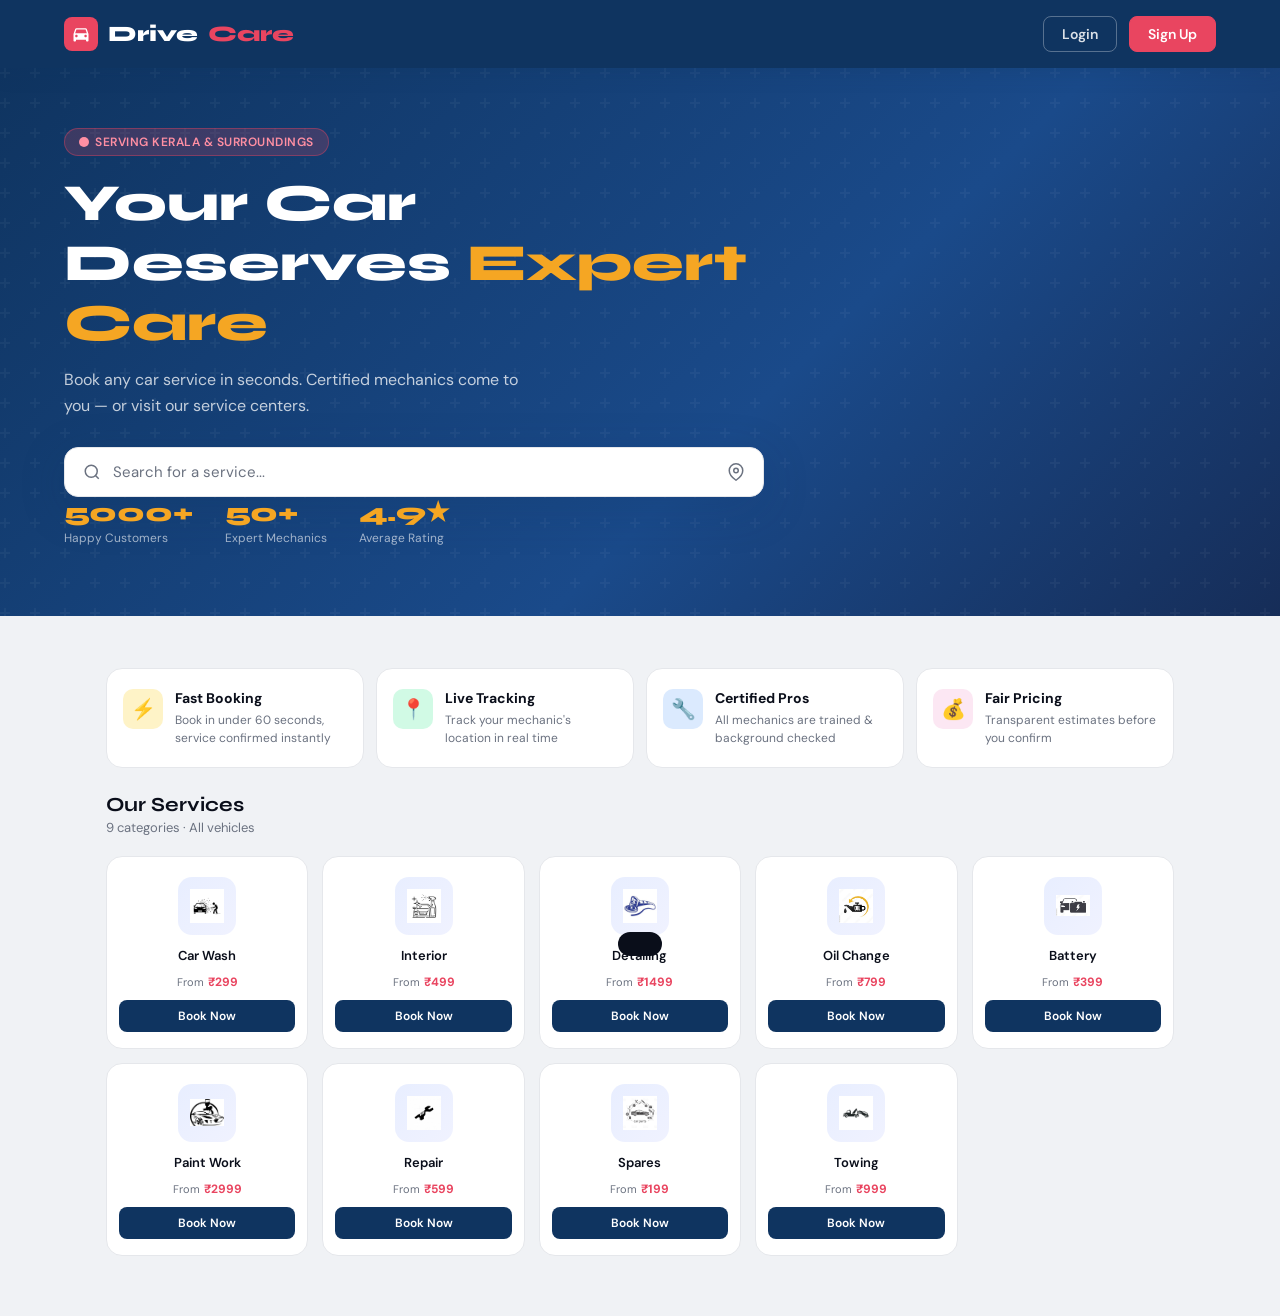
<file: index.html>
<!DOCTYPE html>
<html lang="en">
<head>
  <meta charset="UTF-8">
  <meta name="viewport" content="width=device-width, initial-scale=1.0, maximum-scale=1.0, user-scalable=no">
  <title>DriveCare — Complete Car Care</title>
  <link rel="stylesheet" href="style.css">
</head>
<body>

<nav class="navbar">
  <div class="logo">
    <div class="logo-icon">
      <svg viewBox="0 0 24 24" xmlns="http://www.w3.org/2000/svg">
        <path d="M18.92 6.01C18.72 5.42 18.16 5 17.5 5h-11c-.66 0-1.21.42-1.42 1.01L3 12v8c0 .55.45 1 1 1h1c.55 0 1-.45 1-1v-1h12v1c0 .55.45 1 1 1h1c.55 0 1-.45 1-1v-8l-2.08-5.99zM6.5 16c-.83 0-1.5-.67-1.5-1.5S5.67 13 6.5 13s1.5.67 1.5 1.5S7.33 16 6.5 16zm11 0c-.83 0-1.5-.67-1.5-1.5s.67-1.5 1.5-1.5 1.5.67 1.5 1.5-.67 1.5-1.5 1.5zM5 11l1.5-4.5h11L19 11H5z"/>
      </svg>
    </div>
    Drive<span>Care</span>
  </div>
  <div class="nav-actions">
    <a href="login.html" class="nav-link">Login</a>
    <a href="signup.html" class="nav-link primary-btn">Sign Up</a>
  </div>
</nav>

<div class="hero">
  <div class="hero-inner">
    <div class="hero-badge">
      <svg width="10" height="10" viewBox="0 0 10 10" fill="currentColor"><circle cx="5" cy="5" r="5"/></svg>
      Serving Kerala & Surroundings
    </div>
    <h1>Your Car Deserves <em>Expert Care</em></h1>
    <p>Book any car service in seconds. Certified mechanics come to you — or visit our service centers.</p>
    <div class="search-bar-wrap" onclick="focusSearch()">
      <svg width="18" height="18" viewBox="0 0 24 24" fill="none" stroke="currentColor" stroke-width="2"><circle cx="11" cy="11" r="8"/><path d="m21 21-4.35-4.35"/></svg>
      <input type="text" id="serviceSearch" placeholder="Search for a service..." oninput="filterServices(this.value)">
      <svg width="18" height="18" viewBox="0 0 24 24" fill="none" stroke="currentColor" stroke-width="2"><path d="M21 10c0 7-9 13-9 13s-9-6-9-13a9 9 0 0 1 18 0z"/><circle cx="12" cy="10" r="3"/></svg>
    </div>
    <div class="hero-stats">
      <div class="stat"><div class="stat-num">5000+</div><div class="stat-label">Happy Customers</div></div>
      <div class="stat"><div class="stat-num">50+</div><div class="stat-label">Expert Mechanics</div></div>
      <div class="stat"><div class="stat-num">4.9★</div><div class="stat-label">Average Rating</div></div>
    </div>
  </div>
</div>

<div class="page-wrap">
  <!-- WHY CHOOSE US -->
  <div class="features-row">
    <div class="feature-card">
      <div class="feature-icon" style="background:#fef3c7;">⚡</div>
      <div>
        <h4>Fast Booking</h4>
        <p>Book in under 60 seconds, service confirmed instantly</p>
      </div>
    </div>
    <div class="feature-card">
      <div class="feature-icon" style="background:#d1fae5;">📍</div>
      <div>
        <h4>Live Tracking</h4>
        <p>Track your mechanic's location in real time</p>
      </div>
    </div>
    <div class="feature-card">
      <div class="feature-icon" style="background:#dbeafe;">🔧</div>
      <div>
        <h4>Certified Pros</h4>
        <p>All mechanics are trained & background checked</p>
      </div>
    </div>
    <div class="feature-card">
      <div class="feature-icon" style="background:#fce7f3;">💰</div>
      <div>
        <h4>Fair Pricing</h4>
        <p>Transparent estimates before you confirm</p>
      </div>
    </div>
  </div>

  <!-- SERVICES -->
  <div class="section-header">
    <div>
      <div class="section-title">Our Services</div>
      <div class="section-subtitle">9 categories · All vehicles</div>
    </div>
  </div>

  <div class="services-grid" id="servicesGrid">
    <div class="service-card" data-service="Car Wash" data-price="₹299" onclick="openBooking('Car Wash','₹299–₹799')">
      <div class="service-icon"><img src="wash.png" alt="Wash"></div>
      <h3>Car Wash</h3>
      <div class="price-tag">From <strong>₹299</strong></div>
      <button class="btn-book">Book Now</button>
    </div>
    <div class="service-card" data-service="Interior Cleaning" data-price="₹499" onclick="openBooking('Interior Cleaning','₹499–₹1499')">
      <div class="service-icon"><img src="interior.png" alt="Interior"></div>
      <h3>Interior</h3>
      <div class="price-tag">From <strong>₹499</strong></div>
      <button class="btn-book">Book Now</button>
    </div>
    <div class="service-card" data-service="Detailing" data-price="₹1499" onclick="openBooking('Detailing','₹1499–₹3999')">
      <div class="service-icon"><img src="detail.png" alt="Detailing"></div>
      <h3>Detailing</h3>
      <div class="price-tag">From <strong>₹1499</strong></div>
      <button class="btn-book">Book Now</button>
    </div>
    <div class="service-card" data-service="Oil Change" data-price="₹799" onclick="openBooking('Oil Change','₹799–₹1999')">
      <div class="service-icon"><img src="oil.png" alt="Oil"></div>
      <h3>Oil Change</h3>
      <div class="price-tag">From <strong>₹799</strong></div>
      <button class="btn-book">Book Now</button>
    </div>
    <div class="service-card" data-service="Battery Service" data-price="₹399" onclick="openBooking('Battery Service','₹399–₹2999')">
      <div class="service-icon"><img src="battery.png" alt="Battery"></div>
      <h3>Battery</h3>
      <div class="price-tag">From <strong>₹399</strong></div>
      <button class="btn-book">Book Now</button>
    </div>
    <div class="service-card" data-service="Paint Work" data-price="₹2999" onclick="openBooking('Paint Work','₹2999–₹14999')">
      <div class="service-icon"><img src="paint.png" alt="Paint"></div>
      <h3>Paint Work</h3>
      <div class="price-tag">From <strong>₹2999</strong></div>
      <button class="btn-book">Book Now</button>
    </div>
    <div class="service-card" data-service="General Repair" data-price="₹599" onclick="openBooking('General Repair','₹599–₹9999')">
      <div class="service-icon"><img src="repai.png" alt="Repair"></div>
      <h3>Repair</h3>
      <div class="price-tag">From <strong>₹599</strong></div>
      <button class="btn-book">Book Now</button>
    </div>
    <div class="service-card" data-service="Spare Parts" data-price="₹199" onclick="openBooking('Spare Parts','₹199–₹4999')">
      <div class="service-icon"><img src="spare.png" alt="Spares"></div>
      <h3>Spares</h3>
      <div class="price-tag">From <strong>₹199</strong></div>
      <button class="btn-book">Book Now</button>
    </div>
    <div class="service-card" data-service="Towing Service" data-price="₹999" onclick="openBooking('Towing Service','₹999–₹2999')">
      <div class="service-icon"><img src="tow.png" alt="Towing"></div>
      <h3>Towing</h3>
      <div class="price-tag">From <strong>₹999</strong></div>
      <button class="btn-book">Book Now</button>
    </div>
  </div>
</div>

<!-- BOOKING MODAL -->
<div class="modal-overlay" id="bookingModal" onclick="closeModalOutside(event)">
  <div class="modal-sheet">
    <div class="modal-handle"></div>
    <div class="modal-header">
      <div class="modal-title" id="modalTitle">Book Service</div>
      <button class="modal-close" onclick="closeModal()">✕</button>
    </div>
    <div class="modal-body">
      <div class="step-indicator">
        <div class="step active" id="s1"></div>
        <div class="step" id="s2"></div>
        <div class="step" id="s3"></div>
      </div>

      <!-- STEP 1: Location & Vehicle -->
      <div id="step1">
        <div class="step-label">Step 1 of 3 — Your Location & Vehicle</div>

        <div class="field-group">
          <label class="field-label">📍 Service Location</label>
          <input type="text" class="ui-input" id="bookLocation" placeholder="Enter your address or use GPS" oninput="updateEstimate()">
          <button onclick="useGPS()" style="margin-top:8px; background:none; border:1.5px solid var(--primary); color:var(--primary); padding:8px 16px; border-radius:8px; font-size:13px; font-weight:600; cursor:pointer; width:100%;">
            📡 Use My Current Location
          </button>
        </div>

        <div class="map-preview" onclick="useGPS()" id="mapPreview">
          <div class="map-preview-inner">
            <div class="map-pin-anim" style="font-size:32px;">📍</div>
            <p>Tap to detect location</p>
          </div>
        </div>

        <div class="form-row">
          <div class="field-group">
            <label class="field-label">Vehicle Number</label>
            <input type="text" class="ui-input" id="vehicleNum" placeholder="KL 07 AB 1234" style="text-transform:uppercase;" oninput="this.value=this.value.toUpperCase()">
          </div>
          <div class="field-group">
            <label class="field-label">Vehicle Type</label>
            <select class="ui-input" id="vehicleType" onchange="updateEstimate()">
              <option value="">Select type</option>
              <option value="hatch">Hatchback</option>
              <option value="sedan">Sedan</option>
              <option value="suv">SUV / MUV</option>
              <option value="luxury">Luxury Car</option>
              <option value="bike">Bike / Scooter</option>
              <option value="truck">Truck / Van</option>
            </select>
          </div>
        </div>

        <div class="form-row">
          <div class="field-group">
            <label class="field-label">Vehicle Brand</label>
            <input type="text" class="ui-input" id="vehicleBrand" placeholder="e.g. Maruti, Honda">
          </div>
          <div class="field-group">
            <label class="field-label">Model / Year</label>
            <input type="text" class="ui-input" id="vehicleModel" placeholder="e.g. Swift 2021">
          </div>
        </div>

        <button class="btn-primary" onclick="goStep(2)">Continue →</button>
      </div>

      <!-- STEP 2: Estimate & Date -->
      <div id="step2" style="display:none;">
        <div class="step-label">Step 2 of 3 — Estimate & Schedule</div>

        <div class="estimate-box">
          <div class="est-label">ESTIMATED COST</div>
          <div class="est-price" id="estimateDisplay">Calculating...</div>
          <div class="est-note" id="estimateNote">Based on vehicle type and service selected</div>
        </div>

        <div class="field-group">
          <label class="field-label">🗓 Preferred Date</label>
          <input type="date" class="ui-input" id="bookDate" min="">
        </div>
        <div class="field-group">
          <label class="field-label">⏰ Preferred Time</label>
          <select class="ui-input" id="bookTime">
            <option value="">Select time slot</option>
            <option>08:00 AM – 10:00 AM</option>
            <option>10:00 AM – 12:00 PM</option>
            <option>12:00 PM – 02:00 PM</option>
            <option>02:00 PM – 04:00 PM</option>
            <option>04:00 PM – 06:00 PM</option>
          </select>
        </div>
        <div class="field-group">
          <label class="field-label">📝 Additional Notes (optional)</label>
          <textarea class="ui-input" id="bookNotes" placeholder="Describe any specific issues or requests..." rows="3" style="resize:none;"></textarea>
        </div>

        <div style="display:flex; gap:10px;">
          <button class="btn-primary" onclick="goStep(1)" style="background:white; color:var(--primary); border:1.5px solid var(--primary);">← Back</button>
          <button class="btn-primary" onclick="goStep(3)">Review Booking →</button>
        </div>
      </div>

      <!-- STEP 3: Confirm -->
      <div id="step3" style="display:none;">
        <div class="step-label">Step 3 of 3 — Confirm Booking</div>

        <div class="card-white" style="padding:18px; margin-bottom:16px;">
          <div style="display:flex; flex-direction:column; gap:10px;">
            <div style="display:flex; justify-content:space-between; font-size:14px;">
              <span style="color:var(--muted);">Service</span>
              <strong id="confirmService">—</strong>
            </div>
            <div style="display:flex; justify-content:space-between; font-size:14px;">
              <span style="color:var(--muted);">Vehicle</span>
              <strong id="confirmVehicle">—</strong>
            </div>
            <div style="display:flex; justify-content:space-between; font-size:14px;">
              <span style="color:var(--muted);">Location</span>
              <strong id="confirmLocation" style="text-align:right; max-width:200px;">—</strong>
            </div>
            <div style="display:flex; justify-content:space-between; font-size:14px;">
              <span style="color:var(--muted);">Date & Time</span>
              <strong id="confirmDateTime">—</strong>
            </div>
            <hr style="border:none; border-top:1px solid var(--border);">
            <div style="display:flex; justify-content:space-between; font-size:16px;">
              <span style="font-weight:700;">Estimated Total</span>
              <strong style="color:var(--accent);" id="confirmTotal">—</strong>
            </div>
          </div>
        </div>

        <div style="background:#d1fae5; border-radius:10px; padding:12px 14px; font-size:13px; color:#065f46; margin-bottom:16px;">
          ✅ Final price may vary. Our mechanic will provide exact quote on arrival.
        </div>

        <div style="display:flex; gap:10px;">
          <button class="btn-primary" onclick="goStep(2)" style="background:white; color:var(--primary); border:1.5px solid var(--primary);">← Back</button>
          <button class="btn-primary" onclick="confirmBooking()">✓ Confirm Booking</button>
        </div>
      </div>
    </div>
  </div>
</div>

<div class="toast" id="toast"></div>

<script src="script.js"></script>
</body>
</html>
</file>
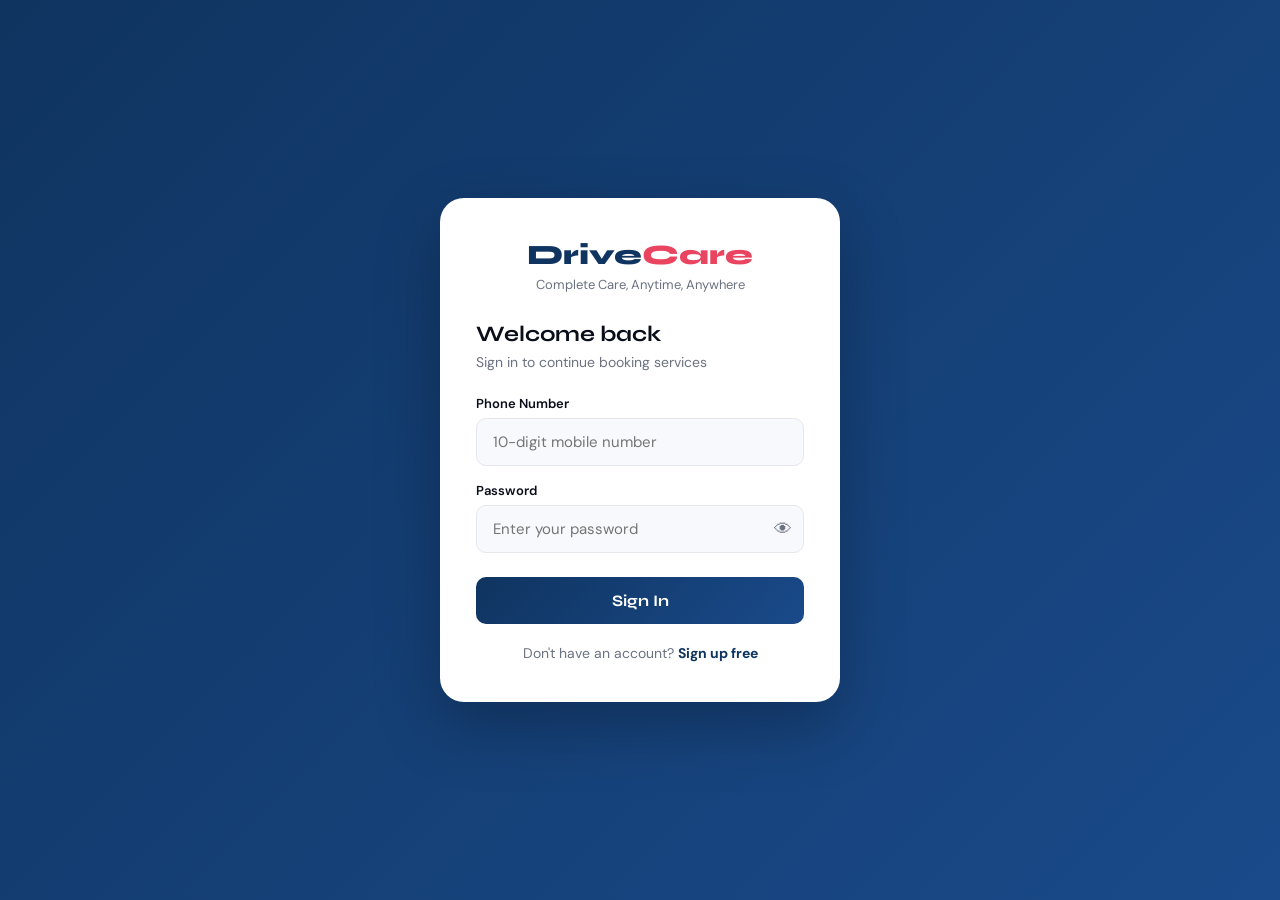
<file: admin.html>
<!DOCTYPE html>
<html lang="en">
<head>
  <meta charset="UTF-8">
  <meta name="viewport" content="width=device-width, initial-scale=1.0">
  <title>Admin Panel | DriveCare</title>
  <link rel="stylesheet" href="style.css">
</head>
<body>

<nav class="navbar">
  <div class="logo">
    <div class="logo-icon">
      <svg viewBox="0 0 24 24" xmlns="http://www.w3.org/2000/svg">
        <path d="M18.92 6.01C18.72 5.42 18.16 5 17.5 5h-11c-.66 0-1.21.42-1.42 1.01L3 12v8c0 .55.45 1 1 1h1c.55 0 1-.45 1-1v-1h12v1c0 .55.45 1 1 1h1c.55 0 1-.45 1-1v-8l-2.08-5.99zM6.5 16c-.83 0-1.5-.67-1.5-1.5S5.67 13 6.5 13s1.5.67 1.5 1.5S7.33 16 6.5 16zm11 0c-.83 0-1.5-.67-1.5-1.5s.67-1.5 1.5-1.5 1.5.67 1.5 1.5-.67 1.5-1.5 1.5zM5 11l1.5-4.5h11L19 11H5z"/>
      </svg>
    </div>
    Drive<span>Care</span> <span style="font-size:13px; color:var(--gold); margin-left:8px; background:rgba(245,166,35,0.2); padding:3px 10px; border-radius:20px;">Admin</span>
  </div>
  <button class="nav-btn-outline" onclick="logout()">Logout</button>
</nav>

<div class="page-wrap">
  <!-- ADMIN STATS -->
  <div style="display:grid; grid-template-columns:repeat(2,1fr); gap:12px; margin-bottom:24px;">
    <div class="card-white" style="padding:20px; background:linear-gradient(135deg,var(--primary),#1a4a8a); color:white; border:none;">
      <div style="font-size:28px; font-weight:800; font-family:'Syne',sans-serif;" id="adminTotal">0</div>
      <div style="font-size:13px; opacity:0.8; margin-top:4px;">Total Requests</div>
    </div>
    <div class="card-white" style="padding:20px; background:linear-gradient(135deg,#10b981,#059669); color:white; border:none;">
      <div style="font-size:28px; font-weight:800; font-family:'Syne',sans-serif;" id="adminActive">0</div>
      <div style="font-size:13px; opacity:0.8; margin-top:4px;">Active Jobs</div>
    </div>
    <div class="card-white" style="padding:20px; background:linear-gradient(135deg,#f59e0b,#d97706); color:white; border:none;">
      <div style="font-size:28px; font-weight:800; font-family:'Syne',sans-serif;" id="adminPending">0</div>
      <div style="font-size:13px; opacity:0.8; margin-top:4px;">Pending</div>
    </div>
    <div class="card-white" style="padding:20px; background:linear-gradient(135deg,#e94560,#c73850); color:white; border:none;">
      <div style="font-size:28px; font-weight:800; font-family:'Syne',sans-serif;" id="adminRevenue">₹0</div>
      <div style="font-size:13px; opacity:0.8; margin-top:4px;">Est. Revenue</div>
    </div>
  </div>

  <div class="section-header" style="margin-bottom:16px;">
    <div class="section-title">All Service Requests</div>
    <select id="adminFilter" class="ui-input" style="width:auto; padding:8px 14px; font-size:13px;" onchange="renderAdminTable()">
      <option value="all">All Status</option>
      <option value="Pending">Pending</option>
      <option value="Confirmed">Confirmed</option>
      <option value="En Route">En Route</option>
      <option value="In Progress">In Progress</option>
      <option value="Completed">Completed</option>
    </select>
  </div>

  <div class="card-white">
    <div style="overflow-x:auto;">
      <table class="admin-table" id="adminTable">
        <thead>
          <tr>
            <th>#</th>
            <th>Customer</th>
            <th>Service</th>
            <th>Vehicle</th>
            <th>Location</th>
            <th>Date</th>
            <th>Estimate</th>
            <th>Status</th>
          </tr>
        </thead>
        <tbody id="adminTableBody">
        </tbody>
      </table>
    </div>
    <div id="adminEmpty" style="display:none; padding:40px; text-align:center; color:var(--muted);">
      <div style="font-size:36px; margin-bottom:8px;">📋</div>
      <p>No service requests yet</p>
    </div>
  </div>
</div>

<div class="toast" id="toast"></div>
<script src="script.js"></script>
<script> loadAdminPanel(); </script>
</body>
</html>
</file>
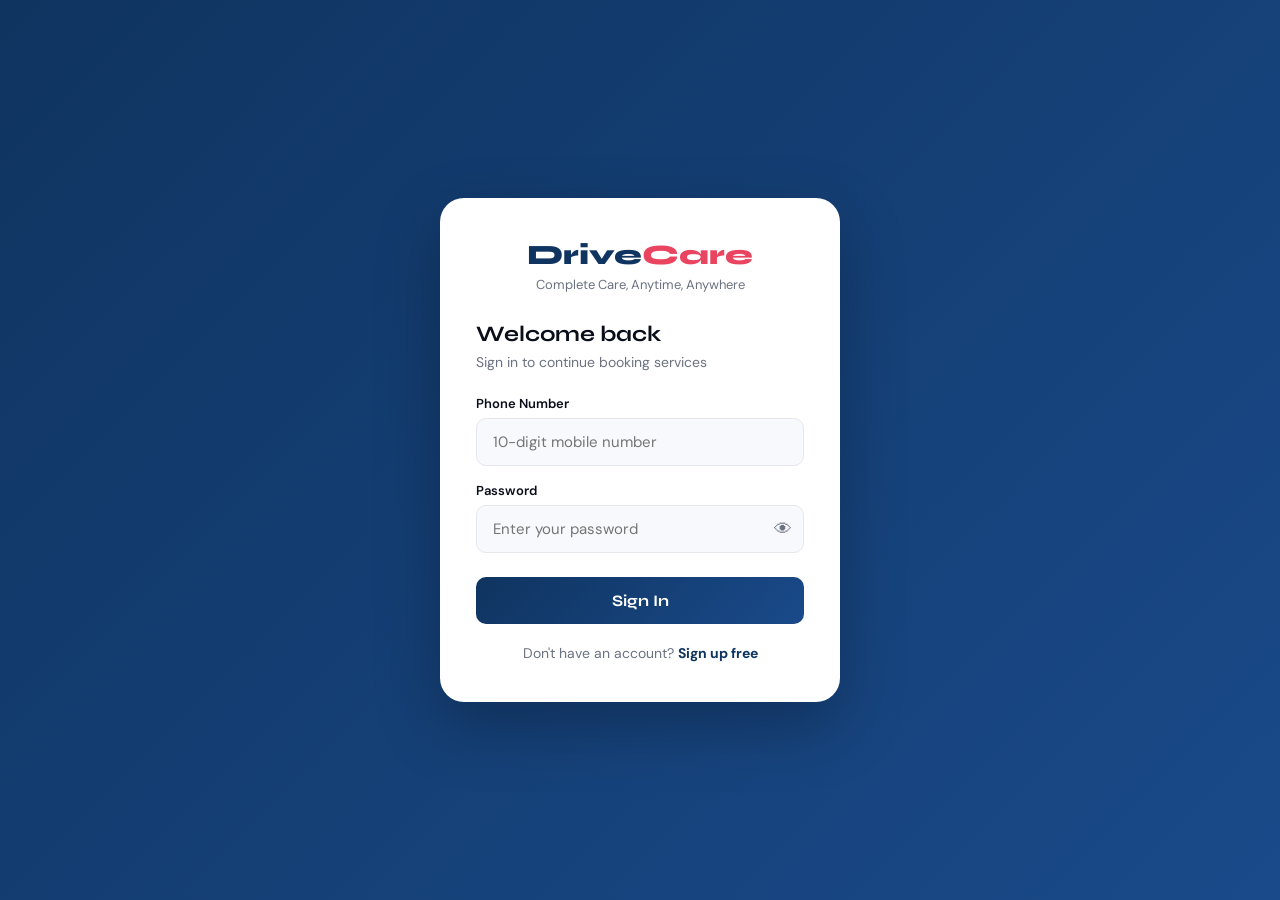
<file: dashboard.html>
<!DOCTYPE html>
<html lang="en">
<head>
  <meta charset="UTF-8">
  <meta name="viewport" content="width=device-width, initial-scale=1.0">
  <title>Dashboard | DriveCare</title>
  <link rel="stylesheet" href="style.css">
</head>
<body>

<nav class="navbar">
  <div class="logo">
    <div class="logo-icon">
      <svg viewBox="0 0 24 24" xmlns="http://www.w3.org/2000/svg">
        <path d="M18.92 6.01C18.72 5.42 18.16 5 17.5 5h-11c-.66 0-1.21.42-1.42 1.01L3 12v8c0 .55.45 1 1 1h1c.55 0 1-.45 1-1v-1h12v1c0 .55.45 1 1 1h1c.55 0 1-.45 1-1v-8l-2.08-5.99zM6.5 16c-.83 0-1.5-.67-1.5-1.5S5.67 13 6.5 13s1.5.67 1.5 1.5S7.33 16 6.5 16zm11 0c-.83 0-1.5-.67-1.5-1.5s.67-1.5 1.5-1.5 1.5.67 1.5 1.5-.67 1.5-1.5 1.5zM5 11l1.5-4.5h11L19 11H5z"/>
      </svg>
    </div>
    Drive<span>Care</span>
  </div>
  <div class="nav-actions">
    <span id="navUserName" style="color:rgba(255,255,255,0.8); font-size:14px; font-weight:600;"></span>
    <button class="nav-btn-outline" onclick="logout()">Logout</button>
  </div>
</nav>

<div class="dash-hero">
  <div class="dash-greeting">Good day! 👋</div>
  <div class="dash-name" id="dashName">Welcome back</div>
  <div class="dash-stats-row">
    <div class="dash-stat">
      <div class="num" id="totalBookings">0</div>
      <div class="lbl">Total Bookings</div>
    </div>
    <div class="dash-stat">
      <div class="num" id="activeBookings">0</div>
      <div class="lbl">Active</div>
    </div>
    <div class="dash-stat">
      <div class="num" id="completedBookings">0</div>
      <div class="lbl">Completed</div>
    </div>
  </div>
</div>

<div class="page-wrap">
  <div class="section-header" style="margin-bottom:16px;">
    <div>
      <div class="section-title">My Bookings</div>
      <div class="section-subtitle" id="bookingSubtitle">Loading...</div>
    </div>
    <a href="index.html" class="btn-add">+ New</a>
  </div>

  <div id="bookingList"></div>
</div>

<!-- TRACKING MODAL -->
<div class="modal-overlay" id="trackModal" onclick="closeTrackModalOutside(event)">
  <div class="modal-sheet">
    <div class="modal-handle"></div>
    <div class="modal-header">
      <div class="modal-title">🔴 Live Tracking</div>
      <button class="modal-close" onclick="closeTrackModal()">✕</button>
    </div>
    <div class="modal-body">
      <div id="trackingModalContent"></div>
    </div>
  </div>
</div>

<div class="toast" id="toast"></div>
<script src="script.js"></script>
<script>
  loadDashboard();
</script>
</body>
</html>
</file>
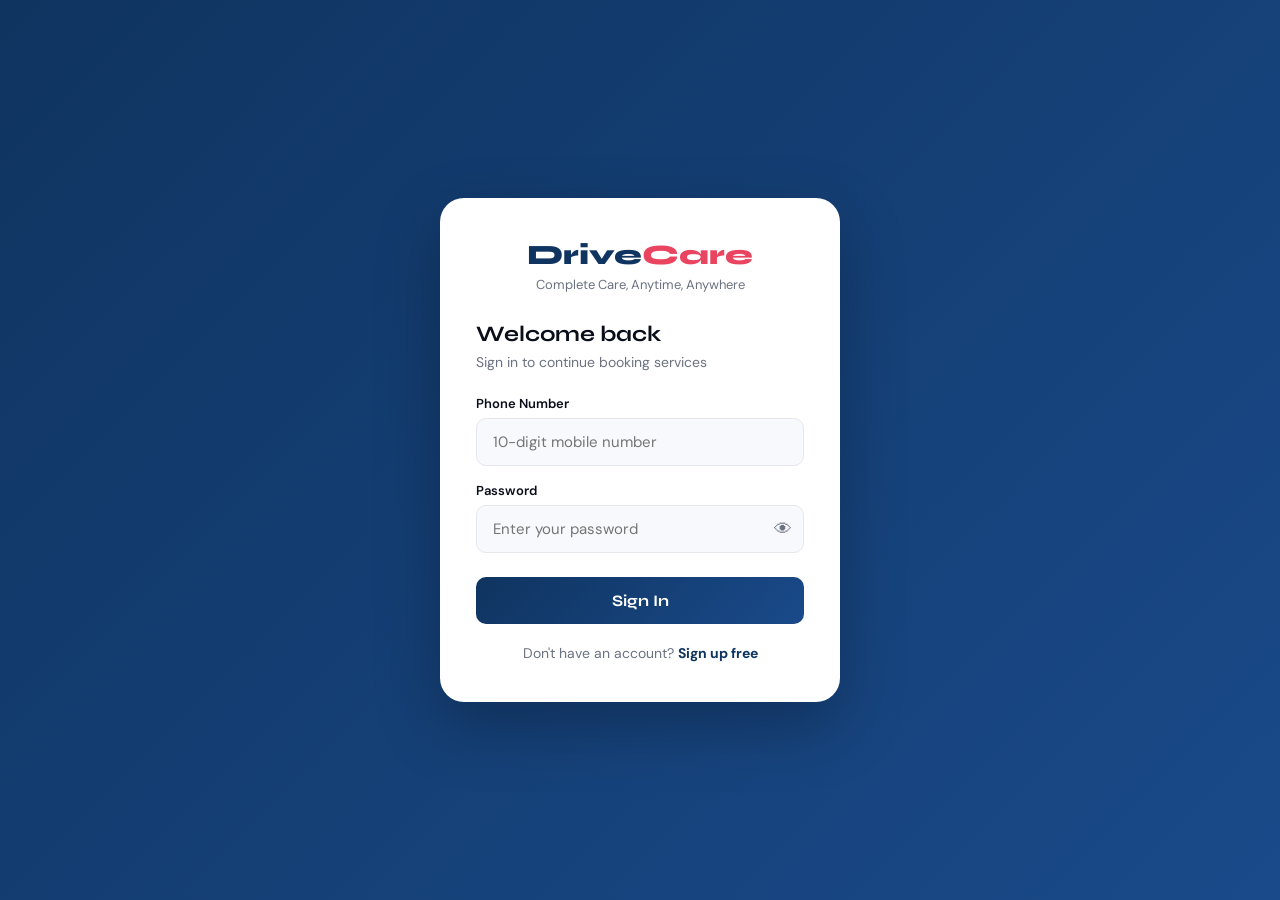
<file: login.html>
<!DOCTYPE html>
<html lang="en">
<head>
  <meta charset="UTF-8">
  <meta name="viewport" content="width=device-width, initial-scale=1.0">
  <title>Login | DriveCare</title>
  <link rel="stylesheet" href="style.css">
</head>
<body>
<div class="auth-page">
  <div class="auth-card">
    <div class="auth-logo">
      <div class="brand">Drive<span>Care</span></div>
      <p>Complete Care, Anytime, Anywhere</p>
    </div>
    <h2>Welcome back</h2>
    <p class="subtitle">Sign in to continue booking services</p>

    <div class="field-group">
      <label class="field-label">Phone Number</label>
      <input type="tel" id="loginPhone" class="ui-input" placeholder="10-digit mobile number" maxlength="15">
    </div>
    <div class="field-group">
      <label class="field-label">Password</label>
      <div style="position:relative;">
        <input type="password" id="loginPass" class="ui-input" placeholder="Enter your password" style="padding-right:44px;">
        <button onclick="togglePass('loginPass', this)" style="position:absolute; right:12px; top:50%; transform:translateY(-50%); background:none; border:none; cursor:pointer; font-size:18px; color:var(--muted);">👁</button>
      </div>
    </div>

    <div id="loginError" style="color:var(--accent); font-size:13px; margin-bottom:8px; display:none;"></div>

    <button class="btn-primary" onclick="login()">Sign In</button>

    <div class="auth-footer">
      Don't have an account? <a href="signup.html">Sign up free</a>
    </div>
  </div>
</div>
<div class="toast" id="toast"></div>
<script src="script.js"></script>
</body>
</html>
</file>
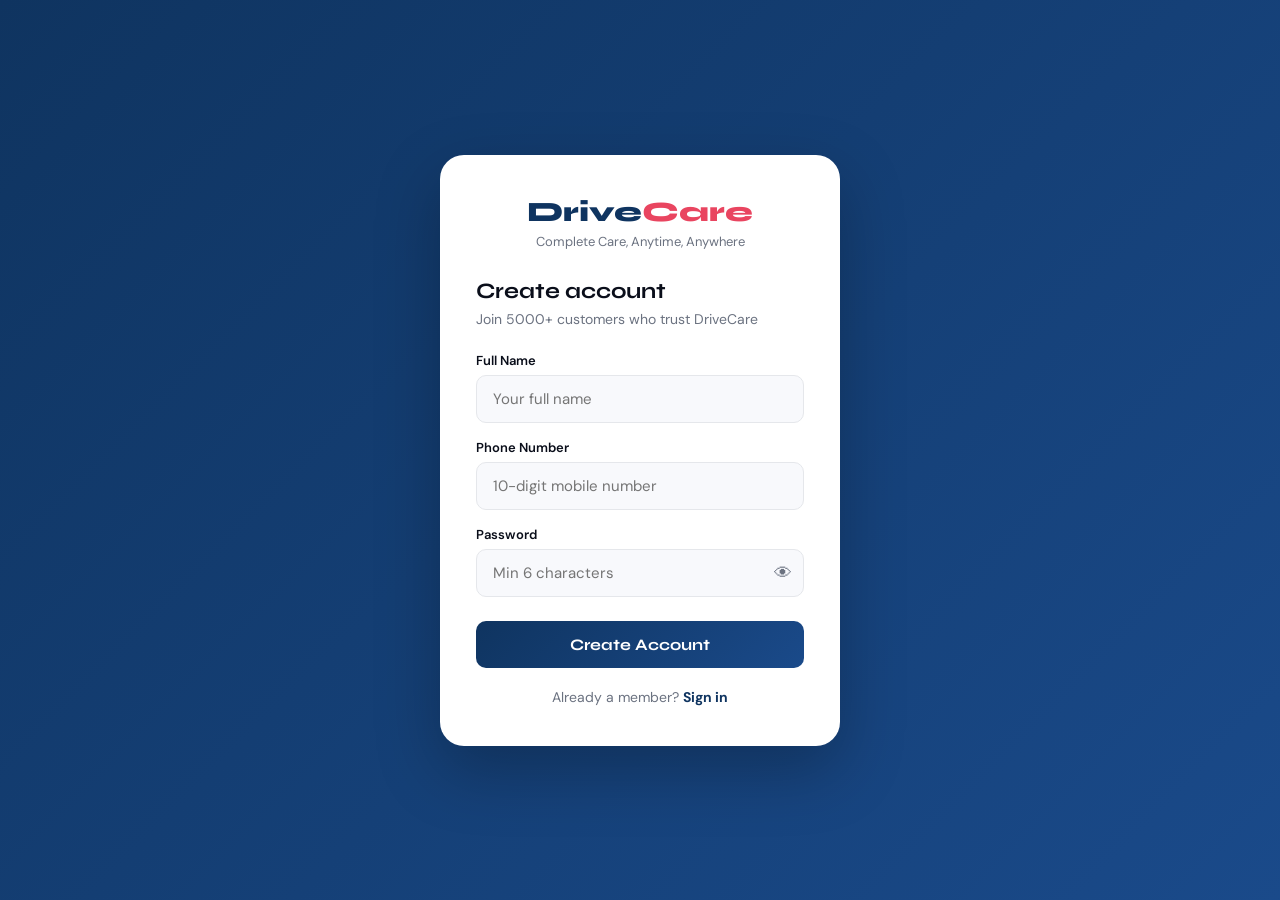
<file: signup.html>
<!DOCTYPE html>
<html lang="en">
<head>
  <meta charset="UTF-8">
  <meta name="viewport" content="width=device-width, initial-scale=1.0">
  <title>Sign Up | DriveCare</title>
  <link rel="stylesheet" href="style.css">
</head>
<body>
<div class="auth-page">
  <div class="auth-card">
    <div class="auth-logo">
      <div class="brand">Drive<span>Care</span></div>
      <p>Complete Care, Anytime, Anywhere</p>
    </div>
    <h2>Create account</h2>
    <p class="subtitle">Join 5000+ customers who trust DriveCare</p>

    <div class="field-group">
      <label class="field-label">Full Name</label>
      <input type="text" id="fname" class="ui-input" placeholder="Your full name">
    </div>
    <div class="field-group">
      <label class="field-label">Phone Number</label>
      <input type="tel" id="phone" class="ui-input" placeholder="10-digit mobile number" maxlength="10">
    </div>
    <div class="field-group">
      <label class="field-label">Password</label>
      <div style="position:relative;">
        <input type="password" id="pass" class="ui-input" placeholder="Min 6 characters" style="padding-right:44px;">
        <button onclick="togglePass('pass', this)" style="position:absolute; right:12px; top:50%; transform:translateY(-50%); background:none; border:none; cursor:pointer; font-size:18px; color:var(--muted);">👁</button>
      </div>
    </div>

    <div id="signupError" style="color:var(--accent); font-size:13px; margin-bottom:8px; display:none;"></div>

    <button class="btn-primary" onclick="signup()">Create Account</button>

    <div class="auth-footer">
      Already a member? <a href="login.html">Sign in</a>
    </div>
  </div>
</div>
<div class="toast" id="toast"></div>
<script src="script.js"></script>
</body>
</html>
</file>
<file: style.css>
@import url('https://fonts.googleapis.com/css2?family=Syne:wght@400;600;700;800&family=DM+Sans:ital,wght@0,300;0,400;0,500;0,600;1,400&display=swap');

:root {
  --primary: #0f3460;
  --accent: #e94560;
  --gold: #f5a623;
  --bg: #f0f2f5;
  --surface: #ffffff;
  --surface2: #f8f9fc;
  --text: #0a0e1a;
  --muted: #6b7280;
  --border: #e5e7eb;
  --success: #10b981;
  --radius: 16px;
  --shadow: 0 4px 24px rgba(15,52,96,0.10);
  --shadow-lg: 0 12px 48px rgba(15,52,96,0.18);
}

*, *::before, *::after { box-sizing: border-box; margin: 0; padding: 0; }

body {
  font-family: 'DM Sans', sans-serif;
  background: var(--bg);
  color: var(--text);
  -webkit-tap-highlight-color: transparent;
  min-height: 100vh;
}

/* SCROLLBAR */
::-webkit-scrollbar { width: 6px; }
::-webkit-scrollbar-track { background: var(--bg); }
::-webkit-scrollbar-thumb { background: var(--primary); border-radius: 3px; }

/* ─── NAVBAR ─────────────────────────────── */
.navbar {
  display: flex; justify-content: space-between; align-items: center;
  padding: 0 5%;
  height: 68px;
  background: var(--primary);
  box-shadow: 0 2px 20px rgba(15,52,96,0.25);
  position: sticky; top: 0; z-index: 1000;
}
.logo {
  display: flex; align-items: center; gap: 10px;
  font-family: 'Syne', sans-serif;
  font-size: 22px; font-weight: 800;
  color: #fff;
  text-decoration: none;
}
.logo span { color: var(--accent); }
.logo-icon {
  width: 34px; height: 34px; background: var(--accent);
  border-radius: 8px; display: flex; align-items: center; justify-content: center;
}
.logo-icon svg { width: 20px; height: 20px; fill: white; }

.nav-actions { display: flex; align-items: center; gap: 12px; }
.nav-link {
  color: rgba(255,255,255,0.85); text-decoration: none;
  font-weight: 600; font-size: 14px;
  padding: 8px 18px; border-radius: 8px;
  transition: all 0.2s;
  border: 1.5px solid rgba(255,255,255,0.3);
}
.nav-link:hover { background: rgba(255,255,255,0.15); color: #fff; }
.nav-link.primary-btn {
  background: var(--accent); color: white; border-color: var(--accent);
}
.nav-link.primary-btn:hover { background: #c73850; }
.nav-btn-outline {
  background: none; border: 1.5px solid rgba(255,255,255,0.35);
  color: rgba(255,255,255,0.85); padding: 7px 18px;
  border-radius: 8px; font-family: 'DM Sans', sans-serif;
  font-weight: 600; font-size: 14px; cursor: pointer; transition: all 0.2s;
}
.nav-btn-outline:hover { background: rgba(255,255,255,0.1); color: white; }

/* ─── HERO ──────────────────────────────── */
.hero {
  background: linear-gradient(135deg, var(--primary) 0%, #1a4a8a 60%, #162d58 100%);
  color: white; padding: 60px 5% 70px;
  position: relative; overflow: hidden;
}
.hero::before {
  content: ''; position: absolute; inset: 0;
  background: url("data:image/svg+xml,%3Csvg width='60' height='60' viewBox='0 0 60 60' xmlns='http://www.w3.org/2000/svg'%3E%3Cg fill='none' fill-rule='evenodd'%3E%3Cg fill='%23ffffff' fill-opacity='0.04'%3E%3Cpath d='M36 34v-4h-2v4h-4v2h4v4h2v-4h4v-2h-4zm0-30V0h-2v4h-4v2h4v4h2V6h4V4h-4zM6 34v-4H4v4H0v2h4v4h2v-4h4v-2H6zM6 4V0H4v4H0v2h4v4h2V6h4V4H6z'/%3E%3C/g%3E%3C/g%3E%3C/svg%3E");
}
.hero-inner { position: relative; max-width: 700px; }
.hero-badge {
  display: inline-flex; align-items: center; gap: 6px;
  background: rgba(233,69,96,0.2); border: 1px solid rgba(233,69,96,0.4);
  color: #ff8fa3; padding: 5px 14px; border-radius: 20px;
  font-size: 12px; font-weight: 600; letter-spacing: 0.5px; text-transform: uppercase;
  margin-bottom: 18px;
}
.hero h1 {
  font-family: 'Syne', sans-serif;
  font-size: clamp(30px, 5vw, 52px);
  font-weight: 800; line-height: 1.15;
  margin-bottom: 14px;
}
.hero h1 em { color: var(--gold); font-style: normal; }
.hero p { font-size: 16px; color: rgba(255,255,255,0.75); line-height: 1.6; max-width: 480px; margin-bottom: 28px; }
.hero-stats {
  display: flex; gap: 32px; flex-wrap: wrap;
}
.stat { }
.stat-num {
  font-family: 'Syne', sans-serif; font-size: 26px; font-weight: 800; color: var(--gold);
}
.stat-label { font-size: 12px; color: rgba(255,255,255,0.6); margin-top: 2px; }

/* ─── SEARCH BAR ─────────────────────────── */
.search-bar-wrap {
  background: white; border-radius: 14px; padding: 14px 18px;
  display: flex; align-items: center; gap: 12px;
  box-shadow: var(--shadow-lg); margin-top: 28px;
  border: 1.5px solid var(--border);
}
.search-bar-wrap svg { color: var(--muted); flex-shrink: 0; }
.search-bar-wrap input {
  border: none; outline: none; font-family: 'DM Sans', sans-serif;
  font-size: 15px; color: var(--text); flex: 1; background: transparent;
}
.search-bar-wrap input::placeholder { color: var(--muted); }

/* ─── SECTION TITLES ─────────────────────── */
.section-header {
  display: flex; align-items: center; justify-content: space-between;
  margin-bottom: 20px;
}
.section-title {
  font-family: 'Syne', sans-serif;
  font-size: 20px; font-weight: 700; color: var(--text);
}
.section-subtitle { font-size: 13px; color: var(--muted); margin-top: 2px; }
.see-all { font-size: 13px; color: var(--accent); font-weight: 600; text-decoration: none; }

/* ─── PAGE CONTAINER ─────────────────────── */
.page-wrap { max-width: 1100px; margin: 0 auto; padding: 28px 16px 60px; }

/* ─── SERVICE GRID ───────────────────────── */
.services-grid {
  display: grid;
  grid-template-columns: repeat(3, 1fr);
  gap: 14px;
}
@media (min-width: 600px) { .services-grid { grid-template-columns: repeat(4, 1fr); } }
@media (min-width: 900px) { .services-grid { grid-template-columns: repeat(5, 1fr); } }

.service-card {
  background: var(--surface);
  border-radius: var(--radius); padding: 20px 12px 16px;
  text-align: center; cursor: pointer;
  border: 1.5px solid var(--border);
  transition: all 0.22s cubic-bezier(0.34, 1.56, 0.64, 1);
  position: relative; overflow: hidden;
}
.service-card::after {
  content: ''; position: absolute; bottom: 0; left: 0; right: 0; height: 3px;
  background: linear-gradient(90deg, var(--primary), var(--accent));
  transform: scaleX(0); transition: transform 0.25s;
}
.service-card:hover {
  transform: translateY(-5px);
  box-shadow: var(--shadow-lg);
  border-color: var(--primary);
}
.service-card:hover::after { transform: scaleX(1); }
.service-card:active { transform: scale(0.96); }

.service-icon {
  width: 58px; height: 58px; margin: 0 auto 12px;
  background: linear-gradient(135deg, #e8eeff, #f0f2ff);
  border-radius: 14px; display: flex; align-items: center; justify-content: center;
  transition: all 0.2s;
}
.service-card:hover .service-icon { background: linear-gradient(135deg, var(--primary), #1a4a8a); }
.service-icon img { width: 34px; height: 34px; object-fit: contain; transition: filter 0.2s; }
.service-card:hover .service-icon img { filter: brightness(0) invert(1); }

.service-card h3 { font-size: 13px; font-weight: 600; color: var(--text); margin-bottom: 10px; }
.service-card .price-tag {
  font-size: 11px; color: var(--muted); margin-bottom: 10px;
  display: flex; align-items: center; justify-content: center; gap: 4px;
}
.service-card .price-tag strong { color: var(--accent); font-size: 12px; }

.btn-book {
  background: var(--primary); color: white;
  border: none; padding: 8px 0; border-radius: 8px; width: 100%;
  font-family: 'DM Sans', sans-serif; font-weight: 600; font-size: 12px;
  cursor: pointer; transition: all 0.2s;
}
.btn-book:hover { background: var(--accent); }

/* ─── WHY CHOOSE US ──────────────────────── */
.features-row {
  display: grid; grid-template-columns: repeat(2, 1fr); gap: 12px; margin: 24px 0;
}
@media (min-width: 700px) { .features-row { grid-template-columns: repeat(4, 1fr); } }

.feature-card {
  background: var(--surface); border-radius: var(--radius);
  padding: 20px 16px; border: 1.5px solid var(--border);
  display: flex; align-items: flex-start; gap: 12px;
}
.feature-icon {
  width: 40px; height: 40px; border-radius: 10px; flex-shrink: 0;
  display: flex; align-items: center; justify-content: center;
  font-size: 20px;
}
.feature-card h4 { font-size: 14px; font-weight: 700; margin-bottom: 4px; }
.feature-card p { font-size: 12px; color: var(--muted); line-height: 1.5; }

/* ─── AUTH PAGES ─────────────────────────── */
.auth-page {
  min-height: 100vh;
  background: linear-gradient(135deg, var(--primary) 0%, #1a4a8a 100%);
  display: flex; align-items: center; justify-content: center; padding: 20px;
}
.auth-card {
  background: white; border-radius: 24px;
  padding: 40px 36px; width: 100%; max-width: 400px;
  box-shadow: 0 24px 64px rgba(0,0,0,0.25);
  animation: slideUp 0.4s cubic-bezier(0.16,1,0.3,1);
}
@keyframes slideUp {
  from { opacity: 0; transform: translateY(24px); }
  to { opacity: 1; transform: translateY(0); }
}
.auth-logo { text-align: center; margin-bottom: 28px; }
.auth-logo .brand { font-family: 'Syne', sans-serif; font-size: 28px; font-weight: 800; color: var(--primary); }
.auth-logo .brand span { color: var(--accent); }
.auth-logo p { font-size: 13px; color: var(--muted); margin-top: 4px; }
.auth-card h2 { font-family: 'Syne', sans-serif; font-size: 22px; font-weight: 700; margin-bottom: 6px; }
.auth-card .subtitle { font-size: 14px; color: var(--muted); margin-bottom: 24px; }

.field-group { margin-bottom: 16px; }
.field-label { font-size: 13px; font-weight: 600; color: var(--text); margin-bottom: 6px; display: block; }
.ui-input {
  width: 100%; padding: 13px 16px;
  border: 1.5px solid var(--border); border-radius: 10px;
  font-family: 'DM Sans', sans-serif; font-size: 15px; color: var(--text);
  transition: border-color 0.2s, box-shadow 0.2s;
  outline: none; background: var(--surface2);
}
.ui-input:focus { border-color: var(--primary); box-shadow: 0 0 0 3px rgba(15,52,96,0.12); background: white; }

.btn-primary {
  width: 100%; background: linear-gradient(135deg, var(--primary), #1a4a8a);
  color: white; border: none; padding: 14px;
  border-radius: 10px; font-family: 'Syne', sans-serif;
  font-weight: 700; font-size: 16px; cursor: pointer;
  transition: all 0.2s; margin-top: 8px;
}
.btn-primary:hover { transform: translateY(-2px); box-shadow: 0 8px 24px rgba(15,52,96,0.35); }
.btn-primary:active { transform: scale(0.98); }

.auth-footer { text-align: center; margin-top: 20px; font-size: 14px; color: var(--muted); }
.auth-footer a { color: var(--primary); font-weight: 700; text-decoration: none; }

/* ─── DASHBOARD ──────────────────────────── */
.dash-hero {
  background: linear-gradient(135deg, var(--primary), #1a4a8a);
  padding: 28px 5%; color: white;
}
.dash-greeting { font-size: 13px; color: rgba(255,255,255,0.7); margin-bottom: 4px; }
.dash-name { font-family: 'Syne', sans-serif; font-size: 22px; font-weight: 800; }

.dash-stats-row {
  display: grid; grid-template-columns: repeat(3, 1fr); gap: 10px; margin-top: 20px;
}
.dash-stat {
  background: rgba(255,255,255,0.12); border-radius: 12px; padding: 14px;
  border: 1px solid rgba(255,255,255,0.2);
}
.dash-stat .num { font-family: 'Syne', sans-serif; font-size: 22px; font-weight: 800; }
.dash-stat .lbl { font-size: 11px; color: rgba(255,255,255,0.65); margin-top: 2px; }

.booking-card {
  background: var(--surface); border-radius: var(--radius);
  padding: 18px; border: 1.5px solid var(--border);
  margin-bottom: 12px;
  transition: box-shadow 0.2s;
}
.booking-card:hover { box-shadow: var(--shadow); }
.booking-top { display: flex; justify-content: space-between; align-items: flex-start; margin-bottom: 10px; }
.booking-service-name { font-family: 'Syne', sans-serif; font-size: 16px; font-weight: 700; }
.status-pill {
  padding: 4px 12px; border-radius: 20px; font-size: 12px; font-weight: 600;
}
.status-pill.pending { background: #fef3c7; color: #d97706; }
.status-pill.active { background: #d1fae5; color: #059669; }
.status-pill.completed { background: #dbeafe; color: #1d4ed8; }

.booking-details { display: flex; gap: 16px; flex-wrap: wrap; }
.booking-detail { font-size: 13px; color: var(--muted); display: flex; align-items: center; gap: 4px; }
.booking-detail strong { color: var(--text); }

.progress-track {
  margin-top: 14px; background: #f0f2f5; border-radius: 8px; overflow: hidden; height: 6px;
}
.progress-bar { height: 100%; background: linear-gradient(90deg, var(--primary), var(--accent)); border-radius: 8px; transition: width 1s ease; }

.track-btn {
  margin-top: 12px; display: flex; gap: 8px;
}
.btn-track {
  flex: 1; padding: 10px; border-radius: 8px; font-family: 'DM Sans', sans-serif;
  font-weight: 600; font-size: 13px; cursor: pointer; transition: all 0.2s; border: none;
}
.btn-track.primary { background: var(--primary); color: white; }
.btn-track.primary:hover { background: var(--accent); }
.btn-track.outline { background: white; color: var(--primary); border: 1.5px solid var(--primary); }

/* ─── MODAL / OVERLAY ────────────────────── */
.modal-overlay {
  position: fixed; inset: 0; background: rgba(0,0,0,0.55);
  display: flex; align-items: flex-end; justify-content: center;
  z-index: 9999; padding: 0;
  opacity: 0; pointer-events: none; transition: opacity 0.3s;
}
.modal-overlay.open { opacity: 1; pointer-events: all; }

.modal-sheet {
  background: white; width: 100%; max-width: 560px;
  border-radius: 24px 24px 0 0; padding: 0;
  max-height: 92vh; overflow-y: auto;
  transform: translateY(100%); transition: transform 0.35s cubic-bezier(0.16,1,0.3,1);
}
.modal-overlay.open .modal-sheet { transform: translateY(0); }

.modal-handle {
  width: 40px; height: 4px; background: #e5e7eb;
  border-radius: 2px; margin: 16px auto 0;
}
.modal-header {
  display: flex; justify-content: space-between; align-items: center;
  padding: 16px 24px 12px;
  border-bottom: 1px solid var(--border);
}
.modal-title { font-family: 'Syne', sans-serif; font-size: 18px; font-weight: 700; }
.modal-close {
  width: 32px; height: 32px; border-radius: 50%; border: none;
  background: var(--bg); cursor: pointer; display: flex; align-items: center; justify-content: center;
  font-size: 18px; color: var(--muted); transition: all 0.2s;
}
.modal-close:hover { background: var(--accent); color: white; }

.modal-body { padding: 20px 24px 28px; }

.step-indicator {
  display: flex; gap: 6px; align-items: center; margin-bottom: 24px;
}
.step {
  flex: 1; height: 4px; border-radius: 2px;
  background: var(--border); transition: background 0.3s;
}
.step.active { background: var(--primary); }
.step.done { background: var(--success); }

.step-label { font-size: 12px; color: var(--muted); margin-bottom: 16px; font-weight: 600; letter-spacing: 0.3px; text-transform: uppercase; }

.form-row { display: grid; grid-template-columns: 1fr 1fr; gap: 12px; }

/* ESTIMATE BOX */
.estimate-box {
  background: linear-gradient(135deg, #f0f4ff, #e8eeff);
  border: 1.5px solid #c7d2fe; border-radius: 12px;
  padding: 16px; margin: 16px 0;
}
.estimate-box .est-label { font-size: 12px; color: var(--muted); margin-bottom: 4px; font-weight: 600; }
.estimate-box .est-price { font-family: 'Syne', sans-serif; font-size: 28px; font-weight: 800; color: var(--primary); }
.estimate-box .est-note { font-size: 12px; color: var(--muted); margin-top: 4px; }

/* LOCATION MAP PREVIEW */
.map-preview {
  background: #e8f4fd; border-radius: 12px; height: 160px;
  display: flex; align-items: center; justify-content: center;
  border: 1.5px dashed #93c5fd; margin-bottom: 12px;
  position: relative; overflow: hidden; cursor: pointer;
}
.map-preview-inner { text-align: center; }
.map-preview-inner p { font-size: 13px; color: #3b82f6; font-weight: 600; margin-top: 8px; }
.map-pin-anim {
  width: 32px; height: 32px; margin: 0 auto;
  animation: bounce 1.4s infinite;
}
@keyframes bounce {
  0%, 100% { transform: translateY(0); }
  50% { transform: translateY(-8px); }
}

/* WORKER TRACKER MAP */
.tracker-map {
  height: 280px; background: linear-gradient(135deg, #1a2744, #0f3460);
  border-radius: 16px; position: relative; overflow: hidden;
  margin-bottom: 14px;
}
.tracker-map-inner {
  position: absolute; inset: 0;
  display: flex; align-items: center; justify-content: center;
}
.tracker-overlay {
  position: absolute; bottom: 0; left: 0; right: 0;
  background: linear-gradient(to top, rgba(0,0,0,0.8), transparent);
  padding: 16px;
}
.worker-dot {
  width: 16px; height: 16px; background: var(--accent); border-radius: 50%;
  border: 3px solid white; box-shadow: 0 0 0 6px rgba(233,69,96,0.3);
  animation: pulse 2s infinite;
  position: absolute;
}
@keyframes pulse {
  0% { box-shadow: 0 0 0 0 rgba(233,69,96,0.5); }
  70% { box-shadow: 0 0 0 12px rgba(233,69,96,0); }
  100% { box-shadow: 0 0 0 0 rgba(233,69,96,0); }
}
.home-dot {
  width: 14px; height: 14px; background: var(--success); border-radius: 50%;
  border: 3px solid white; position: absolute;
}

/* PROGRESS STEPS */
.progress-steps { display: flex; flex-direction: column; gap: 0; }
.progress-step {
  display: flex; gap: 14px; align-items: flex-start; padding: 12px 0;
  border-left: none; position: relative;
}
.step-dot-wrap { display: flex; flex-direction: column; align-items: center; }
.step-dot {
  width: 32px; height: 32px; border-radius: 50%; display: flex;
  align-items: center; justify-content: center; font-size: 14px;
  font-weight: 700; flex-shrink: 0;
}
.step-dot.done { background: var(--success); color: white; }
.step-dot.active { background: var(--primary); color: white; animation: stepPulse 2s infinite; }
.step-dot.pending { background: var(--border); color: var(--muted); }
@keyframes stepPulse {
  0%, 100% { box-shadow: 0 0 0 0 rgba(15,52,96,0.4); }
  50% { box-shadow: 0 0 0 8px rgba(15,52,96,0); }
}
.step-connector { width: 2px; height: 24px; background: var(--border); margin: 2px 0; }
.step-connector.done { background: var(--success); }
.step-info { flex: 1; }
.step-info h4 { font-size: 14px; font-weight: 700; margin-bottom: 2px; }
.step-info p { font-size: 12px; color: var(--muted); }
.step-info .time { font-size: 11px; color: var(--accent); font-weight: 600; margin-top: 2px; }

/* ADMIN */
.admin-table { width: 100%; border-collapse: collapse; }
.admin-table th {
  background: var(--primary); color: white; padding: 14px 16px;
  font-family: 'Syne', sans-serif; font-size: 13px; font-weight: 700;
  text-align: left;
}
.admin-table td { padding: 14px 16px; border-bottom: 1px solid var(--border); font-size: 14px; }
.admin-table tr:hover td { background: var(--surface2); }
.admin-table select {
  border: 1.5px solid var(--border); border-radius: 8px; padding: 6px 10px;
  font-family: 'DM Sans', sans-serif; font-size: 13px; cursor: pointer;
  outline: none; background: white;
}

/* MISC */
.card-white { background: white; border-radius: var(--radius); border: 1.5px solid var(--border); overflow: hidden; }
.empty-state { text-align: center; padding: 48px 24px; color: var(--muted); }
.empty-state .empty-icon { font-size: 48px; margin-bottom: 12px; }
.empty-state h3 { font-family: 'Syne', sans-serif; font-size: 18px; color: var(--text); margin-bottom: 6px; }
.empty-state p { font-size: 14px; line-height: 1.6; }
.btn-add {
  display: inline-flex; align-items: center; gap: 8px;
  background: var(--primary); color: white; padding: 12px 24px;
  border-radius: 10px; font-family: 'Syne', sans-serif; font-weight: 700;
  font-size: 14px; border: none; cursor: pointer; transition: all 0.2s;
  margin-top: 16px; text-decoration: none;
}
.btn-add:hover { background: var(--accent); transform: translateY(-2px); }

.toast {
  position: fixed; bottom: 24px; left: 50%; transform: translateX(-50%) translateY(80px);
  background: var(--text); color: white; padding: 12px 22px;
  border-radius: 30px; font-size: 14px; font-weight: 600;
  z-index: 99999; transition: transform 0.4s cubic-bezier(0.16,1,0.3,1);
  white-space: nowrap; display: flex; align-items: center; gap: 8px;
}
.toast.show { transform: translateX(-50%) translateY(0); }
.toast.success { background: var(--success); }
.toast.error { background: var(--accent); }

/* RESPONSIVE */
@media (min-width: 700px) {
  .modal-overlay { align-items: center; padding: 24px; }
  .modal-sheet { border-radius: 24px; max-height: 88vh; }
  .form-row { grid-template-columns: 1fr 1fr; }
}
</file>
